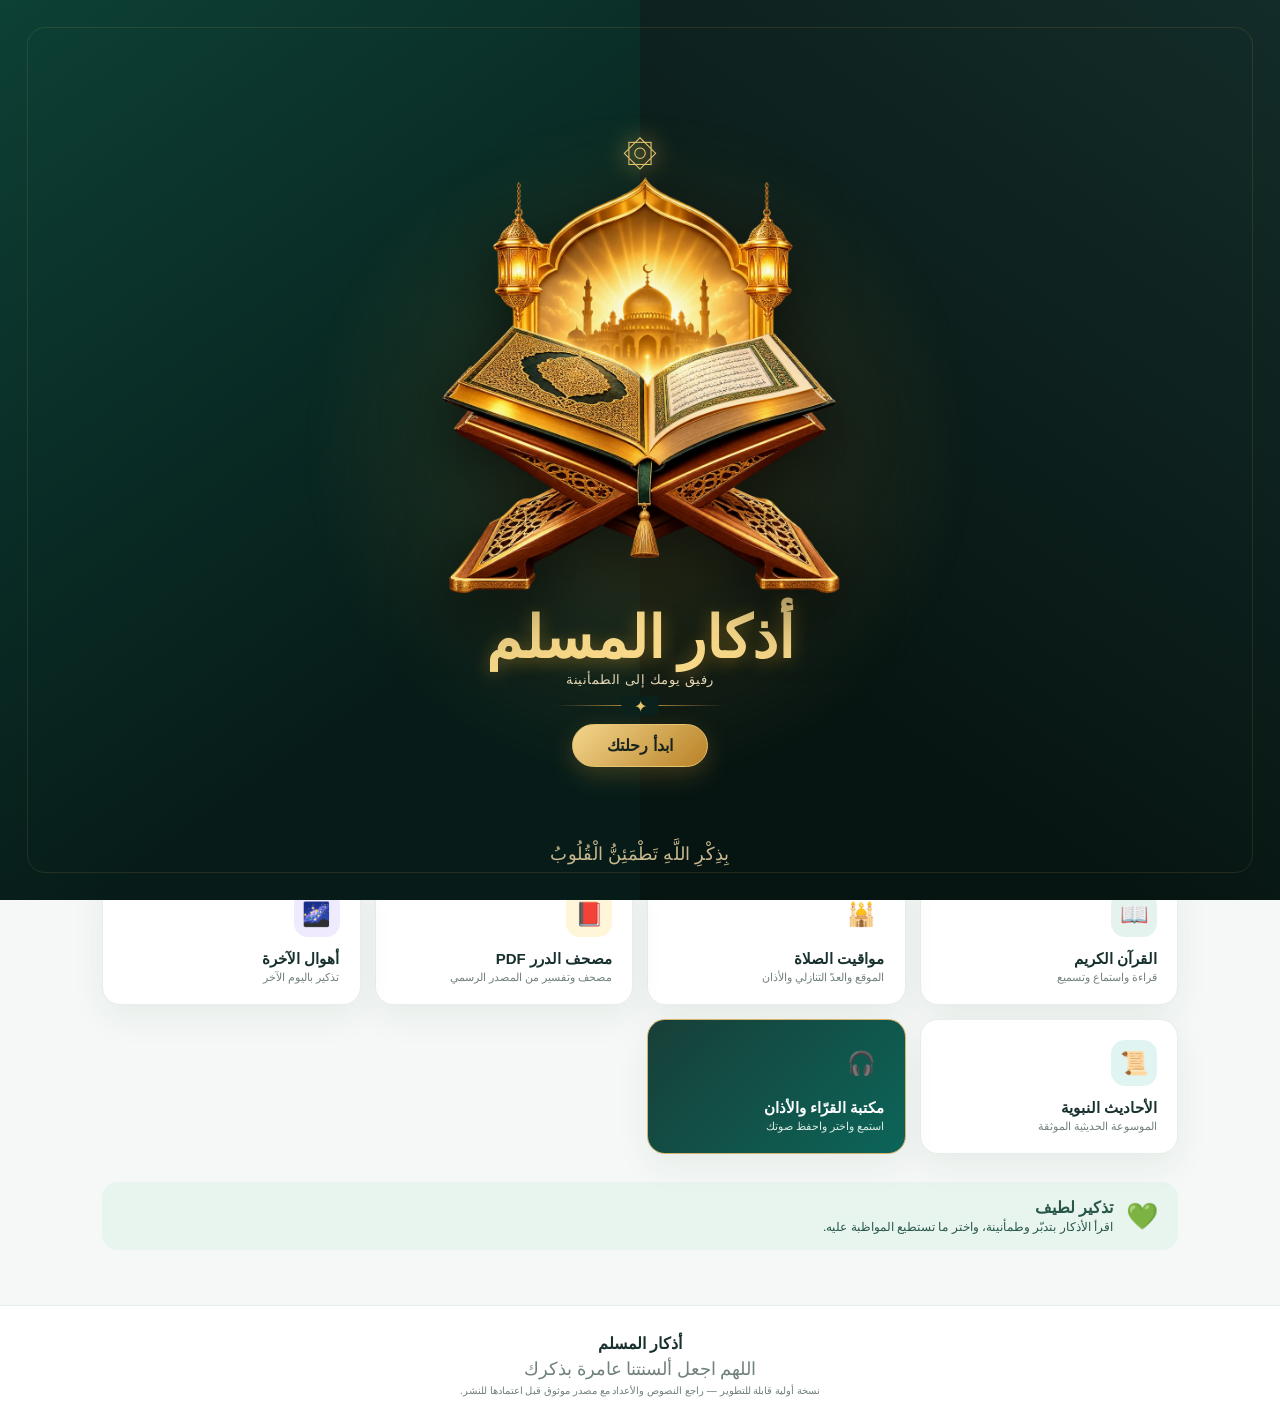
<file: index.html>
<!DOCTYPE html>
<html lang="ar" dir="rtl">
<head>
  <meta charset="UTF-8">
  <meta name="viewport" content="width=device-width, initial-scale=1.0">
  <meta name="theme-color" content="#0f766e">
  <meta name="google" content="notranslate">
  <meta name="description" content="أذكار المسلم - أذكار يومية وورد ومسبحة إلكترونية تعمل دون إنترنت.">
  <title>أذكار المسلم | رفيق يومك</title>
  <link rel="manifest" href="manifest.webmanifest">
  <link rel="icon" href="icon.svg" type="image/svg+xml">
  <link rel="stylesheet" href="style.css">
</head>
<body>

  <div class="splash-screen" id="splashScreen" aria-label="شاشة افتتاح أذكار المسلم">
    <div class="splash-half splash-half-right"></div><div class="splash-half splash-half-left"></div>
    <div class="splash-glow"></div>
    <div class="splash-content">
      <div class="splash-ornament">۞</div>
      <img class="splash-mushaf" src="golden-mushaf.webp" alt="مصحف مزخرف باللون الذهبي على حامل" />
      <div class="splash-title">أذكار المسلم</div>
      <div class="splash-subtitle">رفيق يومك إلى الطمأنينة</div>
      <div class="splash-divider"><span>✦</span></div>
      <button class="splash-enter" id="splashEnter" type="button"
        onclick="(function(){var s=document.getElementById('splashScreen');if(s){s.classList.add('is-leaving');window.setTimeout(function(){s.remove();},260);}document.body.classList.add('journey-started');})()">
        ابدأ رحلتك
      </button>
    </div>
    <div class="splash-footer">بِذِكْرِ اللَّهِ تَطْمَئِنُّ الْقُلُوبُ</div>
  </div>

  <header class="topbar">
    <a class="brand" href="#" aria-label="أذكار المسلم">
      <span class="brand-icon">☪</span>
      <span><b>أذكار المسلم</b><small>رفيق يومك إلى الطمأنينة</small></span>
    </a>
    <div class="top-actions">
      <button id="themeBtn" class="icon-btn" aria-label="تغيير المظهر">☾</button>
      <button id="installBtn" class="install-btn" hidden>تثبيت التطبيق</button>
    </div>
  </header>
<main class="container">
    <section class="hero">
      <div>
        <span class="eyebrow">ابدأ يومك بذكر الله</span>
        <h1>وَاذْكُرُوا اللَّهَ كَثِيرًا</h1>
        <p>مساحة هادئة لأذكارك ووردك اليومي، في أي وقت ومن دون اتصال بالإنترنت.</p>
        <div class="hero-buttons">
          <button class="primary-btn" data-open="morning">ابدأ أذكار الصباح</button>
          <button class="ghost-btn" data-open="evening">أذكار المساء</button>
        </div>
      </div>
      <div class="hero-art" aria-hidden="true"><span>﷽</span><i>✦</i></div>
    </section>

    <section class="daily-strip">
      <div><span class="strip-icon">🌿</span><div><b>وردك اليومي</b><small id="dailyProgress">0 من 5 أذكار مكتملة</small></div></div>
      <div class="progress"><span id="dailyBar"></span></div>
    </section>

    <section class="section-heading">
      <div><span class="eyebrow">اختر ما تريد</span><h2>الأقسام</h2></div>
      <span class="date-label" id="todayDate"></span>
    </section>

    <section class="category-grid" id="categoryGrid">
      <button class="category-card green" data-open="morning"><span>🌅</span><b>أذكار الصباح</b><small>بداية يوم مطمئنة</small></button>
      <button class="category-card purple" data-open="evening"><span>🌙</span><b>أذكار المساء</b><small>اختم يومك بالذكر</small></button>
      <button class="category-card blue" data-open="sleep"><span>🛏️</span><b>أذكار النوم</b><small>قبل أن تنام</small></button>
      <button class="category-card orange" data-open="wake"><span>☀️</span><b>أذكار الاستيقاظ</b><small>عند بدء يومك</small></button>
      <button class="category-card teal" data-open="prayer"><span>🤲</span><b>بعد الصلاة</b><small>أذكار دبر الصلاة</small></button>
      <button class="category-card pink" data-open="daily"><span>📿</span><b>الورد اليومي</b><small>تابع إنجازك</small></button>
      <button class="category-card gold" data-open="tasbeeh"><span>🔘</span><b>المسبحة</b><small>عداد إلكتروني</small></button>
      <button class="category-card slate" data-open="misc"><span>🏡</span><b>أذكار متنوعة</b><small>المنزل والطعام والسفر</small></button>
      <button class="category-card quran-card" data-open="quran"><span>📖</span><b>القرآن الكريم</b><small>قراءة واستماع وتسميع</small></button>
      <button class="category-card prayer-times-card" data-open="prayerTimes"><span>🕌</span><b>مواقيت الصلاة</b><small>الموقع والعدّ التنازلي والأذان</small></button>
      <button class="category-card gold" data-open="dorarQuran"><span>📕</span><b>مصحف الدرر PDF</b><small>مصحف وتفسير من المصدر الرسمي</small></button>
      <button class="category-card purple" data-open="akhirah"><span>🌌</span><b>أهوال الآخرة</b><small>تذكير باليوم الآخر</small></button>
      <button class="category-card teal" data-open="hadith"><span>📜</span><b>الأحاديث النبوية</b><small>الموسوعة الحديثية الموثقة</small></button>
      <button class="category-card audio-library-card" data-open="audioLibrary"><span>🎧</span><b>مكتبة القرّاء والأذان</b><small>استمع واختر واحفظ صوتك</small></button>
    </section>

    <section class="content-panel" id="contentPanel" hidden>
      <div class="panel-head">
        <button class="back-btn" id="backBtn">→ رجوع</button>
        <div><span class="eyebrow">ورد وأذكار</span><h2 id="panelTitle"></h2></div>
        <span class="counter-pill" id="sectionCount"></span>
      </div>
      <div id="dhikrList" class="dhikr-list"></div>
    </section>

    <section class="content-panel tasbeeh-panel" id="tasbeehPanel" hidden>
      <div class="panel-head"><button class="back-btn" id="tasbeehBack">→ رجوع</button><div><span class="eyebrow">مسبحتك الإلكترونية</span><h2>سبّح واذكر الله</h2></div></div>
      <div class="tasbeeh-box">
        <p id="tasbeehText">سُبْحَانَ اللَّهِ</p>
        <div class="tasbeeh-number" id="tasbeehNumber">0</div>
        <button class="tasbeeh-button" id="tasbeehTap">اضغط للتسبيح</button>
        <div class="tasbeeh-controls"><button id="tasbeehReset" class="ghost-btn">إعادة العداد</button><button id="tasbeehNext" class="ghost-btn">الذكر التالي</button></div>
      </div>
    </section>


    <section class="content-panel quran-panel" id="quranPanel" hidden>
      <div class="panel-head">
        <button class="back-btn" id="quranBack">→ رجوع</button>
        <div><span class="eyebrow">كلام الله تعالى</span><h2>القرآن الكريم</h2></div>
        <span class="counter-pill">114 سورة</span>
      </div>
      <div class="quran-tools">
        <label>اختر السورة<select id="surahSelect"><option value="">جارٍ تحميل السور...</option></select></label>
        <label>القارئ<select id="reciterSelect"><option value="">جارٍ تحميل القراء...</option></select></label>
      </div>
      <div class="quran-audio-wrap">
        <div><b id="audioSurahName">اختر سورة للاستماع</b><small id="audioReciterName">اختر القارئ المفضل</small></div>
        <audio id="quranAudio" controls preload="none"></audio>
      </div>
      <div class="quran-reading-head"><h3 id="readingTitle">اختر سورة للقراءة</h3><button id="fontPlus" class="small-tool">تكبير الخط +</button><button id="fontMinus" class="small-tool">تصغير الخط −</button></div>
      <div id="quranStatus" class="quran-status">يتم تحميل فهرس السور من مصدر قرآني.</div>
      <div id="versesBox" class="verses-box" aria-live="polite"></div>
      <div class="tafsir-tools">
        <div><span class="eyebrow">فهم وتدبّر</span><h3>تفسير الآيات</h3><p>اختر تفسيرًا ثم اعرض تفسير السورة المختارة، أو اضغط على آية لعرض تفسيرها.</p></div>
        <label>مصدر التفسير<select id="tafsirSelect"><option value="ar.muyassar">التفسير الميسر</option><option value="ar.jalalayn">تفسير الجلالين</option></select></label>
        <button id="loadTafsir" class="primary-btn">عرض تفسير السورة</button>
      </div>
      <div id="tafsirBox" class="tafsir-box" aria-live="polite">اختر سورة ثم اضغط «عرض تفسير السورة».</div>
      <div class="memorize-box">
        <div><span class="eyebrow">اختبر حفظك</span><h3>اختبار التسميع</h3><p>اختر نوع الاختبار، ثم ابدأ التسميع بالميكروفون.</p></div>
        <div class="test-mode-row"><label>نوع الاختبار<select id="testMode"><option value="normal">اختبار عادي</option><option value="tajweed">اختبار بالتجويد والأحكام (إرشادي)</option></select></label><button id="startMemorize" class="primary-btn">ابدأ الاختبار</button></div>
        <div id="memorizeArea" hidden>
          <div class="memorize-verse" id="memorizePrompt">اضغط على بدء الاختبار</div>
          <div class="memorize-actions"><button id="showHint" class="ghost-btn">إظهار الإجابة</button><button id="listenBtn" class="primary-btn">🎙️ ابدأ التسميع</button><button id="speakAnswer" class="ghost-btn">🔊 اسمع الإجابة</button></div>
          <p id="speechResult" class="speech-result">سيستمع التطبيق إلى قراءتك ويقارن الكلمات بشكل تقريبي.</p>
          <div id="tajweedGuide" class="tajweed-guide" hidden>وضع الأحكام يعرض تذكيرات تعليمية، لكنه لا يستطيع إصدار حكم موثوق على التجويد أو المخارج آليًا.</div>
        </div>
      </div>
      <p class="quran-disclaimer">تظهر البسملة في بداية السور كسطر مستقل غير مرقّم، ولا تظهر في بداية سورة التوبة. وفي سورة الفاتحة حُوفظ على نص الآيات وترقيم مصحف حفص كما هو؛ لأن البسملة معدودة آيةً في الترقيم الشائع لها. النص والتلاوات تُحمّل من خدمات خارجية عند الاتصال بالإنترنت. نتيجة التعرف الصوتي مساعدة أولية فقط، ولا تقيّم التجويد أو مخارج الحروف ولا تُغني عن التسميع على معلّم متقن.</p>
    </section>


    <section class="content-panel prayer-panel" id="prayerPanel" hidden>
      <div class="panel-head"><button class="back-btn" id="prayerBack">→ رجوع</button><div><span class="eyebrow">صلاتك في وقتها</span><h2>مواقيت الصلاة والتنبيهات</h2></div></div>
      <div class="location-tools">
        <button id="useLocation" class="primary-btn">📍 تحديد موقعي تلقائيًا</button>
        <label>أو اختر المحافظة والمدينة<select id="citySelect"><option value="27.1801,31.1837|أسيوط">أسيوط</option><option value="30.0444,31.2357|القاهرة">القاهرة</option><option value="31.2001,29.9187|الإسكندرية">الإسكندرية</option><option value="25.6872,32.6396|الأقصر">الأقصر</option><option value="24.0889,32.8998|أسوان">أسوان</option><option value="30.7865,31.0004|المنوفية">المنوفية</option><option value="30.5877,31.502">الشرقية</option><option value="31.0409,31.3785|الدقهلية">الدقهلية</option><option value="30.5965,32.2715|الإسماعيلية">الإسماعيلية</option><option value="31.2653,32.3019|بورسعيد">بورسعيد</option><option value="29.9668,32.5498|السويس">السويس</option><option value="30.0131,31.2089|الجيزة">الجيزة</option><option value="28.1099,30.7503|المنيا">المنيا</option><option value="26.5591,31.6957|سوهاج">سوهاج</option><option value="26.1551,32.716|قنا">قنا</option><option value="31.4175,31.8144|دمياط">دمياط</option><option value="31.1321,33.8033|شمال سيناء">شمال سيناء</option><option value="30.0131,32.1|جنوب سيناء">جنوب سيناء</option><option value="31.3543,27.2373|مطروح">مطروح</option><option value="29.3084,30.8428|الفيوم">الفيوم</option><option value="30.0131,30.7|البحيرة">البحيرة</option><option value="30.6043,32.2723|القليوبية">القليوبية</option><option value="30.0131,31.2|الغربية">الغربية</option><option value="30.0131,31.2|كفر الشيخ">كفر الشيخ</option></select></label>
      </div>
      <p id="prayerLocationLabel" class="quran-status">الموقع المحدد: أسيوط — طريقة الحساب: الهيئة المصرية العامة للمساحة.</p>
      <div class="next-prayer-box"><small>الصلاة القادمة</small><strong id="nextPrayerName">جارٍ تحديد الصلاة القادمة</strong><div id="prayerCountdown" class="prayer-countdown">--:--:--</div><span id="nextPrayerAt"></span></div>
      <div class="prayer-grid" id="prayerGrid"><div class="prayer-time-card">جارٍ تحميل المواقيت...</div></div>
      <div class="adhan-settings">
        <h3>إعدادات الأذان والتنبيه</h3>
        <label class="check-line"><input type="checkbox" id="adhanEnabled"> تفعيل تنبيهات الصلاة</label>
        <label class="check-line"><input type="checkbox" id="reminderEnabled" checked> تنبيه قبل الأذان بعشر دقائق</label>
        
        <label>القارئ الذي تفضله<select id="adhanVoice"><option>ناصر القطامي</option><option>مشاري العفاسي</option><option>ماهر المعيقلي</option><option>عبدالرحمن السديس</option><option>قارئ آخر</option></select></label>
        <label>ارفع تسجيل الأذان الخاص بالقارئ الذي اخترته<input type="file" id="adhanFile" accept="audio/*"></label>
        <audio id="adhanPreview" controls hidden></audio>
        <div class="adhan-actions"><button id="enableNotifications" class="primary-btn">السماح بإشعارات الجهاز</button><button id="testAdhan" class="ghost-btn">تجربة الصوت</button></div>
        <p class="quran-disclaimer">يمكنك اختيار تسجيل الأذان الذي تفضله من جهازك، مثل تسجيل بصوت ناصر القطامي أو مشاري العفاسي إذا كان متوفرًا لديك. لا نضع تسجيلات منسوبة إلى القراء دون مصدر موثوق. يلزم إبقاء التطبيق مفتوحًا أو مثبتًا مع السماح بالإشعارات؛ وقد يقيّد النظام تشغيل الصوت تلقائيًا في الخلفية.</p>
      </div>
    </section>

    <section class="content-panel audio-library-panel" id="audioLibraryPanel" hidden>
      <div class="panel-head"><button class="back-btn" id="audioLibraryBack">→ رجوع</button><div><span class="eyebrow">مكتبة الصوتيات</span><h2>القرّاء والأذان</h2></div><span class="counter-pill" id="audioReciterCount">قائمة القراء</span></div>
      <div class="audio-feature-banner"><div class="audio-feature-icon">♫</div><div><b>استمع إلى تلاوات القرآن الكريم</b><p>ابحث عن القارئ، اختر المصحف، ثم شغّل السورة أو احفظها للاستماع دون اتصال.</p></div></div>
      <div class="audio-library-tabs"><button class="audio-tab active" data-audio-tab="reciters">القرّاء والتلاوات</button><button class="audio-tab" data-audio-tab="adhan">أصوات الأذان</button></div>
      <div id="recitersAudioView">
        <label class="audio-search">ابحث عن قارئ أو شيخ<input id="reciterSearch" type="search" placeholder="مثال: مشاري العفاسي، الحصري، المنشاوي..."></label>
        <div class="audio-library-layout"><div class="reciter-list-wrap"><div class="audio-list-heading"><b>قائمة القرّاء</b><small id="reciterListHint">تُحمّل القائمة عند الاتصال أول مرة</small></div><div id="reciterCards" class="reciter-cards"><div class="audio-empty">اضغط «تحميل قائمة القرّاء» لعرض القائمة الفعلية.</div></div><button id="loadRecitersBtn" class="primary-btn audio-load-btn">تحميل قائمة القرّاء</button></div>
          <div class="audio-player-card"><div class="audio-player-art">📖</div><span class="eyebrow">مشغل التلاوات</span><h3 id="libraryNowPlaying">لم يتم اختيار قارئ بعد</h3><p id="libraryNowSub">اختر قارئًا من القائمة لعرض المصاحف المتاحة.</p><label>المصحف<select id="libraryMoshafSelect"><option value="">اختر قارئًا أولًا</option></select></label><label>السورة<select id="librarySurahSelect"><option value="1">1. الفاتحة</option></select></label><audio id="libraryAudio" controls preload="none"></audio><div class="audio-player-actions"><button id="playLibraryAudio" class="primary-btn">▶ تشغيل التلاوة</button><button id="saveLibraryAudio" class="ghost-btn">⬇ حفظ السورة</button></div><p id="audioSaveStatus" class="audio-status">التشغيل يحتاج اتصالًا أول مرة. احفظ السورة لتجربتها دون إنترنت لاحقًا.</p></div>
        </div>
      </div>
      <div id="adhanAudioView" hidden>
        <div class="adhan-visual-card"><div class="adhan-moon">☾</div><div><span class="eyebrow">أصوات الأذان</span><h3>اختر الأذان الذي تفضله</h3><p>أضف تسجيلًا صوتيًا من جهازك، وسيحفظه التطبيق محليًا لتشغيله دون إنترنت.</p></div></div>
        <div class="adhan-upload-card"><label class="adhan-upload-zone"> <span>＋</span><b>اختر ملف الأذان من جهازك</b><small>MP3 أو M4A أو WAV</small><input type="file" id="libraryAdhanFile" accept="audio/*"></label><div class="adhan-player-preview"><b id="libraryAdhanName">لم يتم اختيار تسجيل بعد</b><audio id="libraryAdhanAudio" controls></audio><small id="libraryAdhanStatus">بعد اختيار الملف سيُحفظ على هذا الجهاز.</small></div></div>
        <div class="adhan-note">يمكن إضافة تسجيلات متعددة لاحقًا. لا توجد تسجيلات منسوبة إلى مؤذن أو شيخ دون التحقق من مصدرها.</div>
      </div>
    </section>

    <section class="content-panel resource-panel" id="resourcePanel" hidden>
      <div class="panel-head"><button class="back-btn resource-back">→ رجوع</button><div><span class="eyebrow">مصادر موثوقة</span><h2 id="resourceTitle"></h2></div></div>
      <div id="resourceContent" class="resource-content"></div>
    </section>

    <section class="note-card">
      <span>💚</span><div><b>تذكير لطيف</b><p>اقرأ الأذكار بتدبّر وطمأنينة، واختر ما تستطيع المواظبة عليه.</p></div>
    </section>
  </main>

  <footer><b>أذكار المسلم</b><span>اللهم اجعل ألسنتنا عامرة بذكرك</span><small>نسخة أولية قابلة للتطوير — راجع النصوص والأعداد مع مصدر موثوق قبل اعتمادها للنشر.</small></footer>
  <script src="app.js"></script>
</body>
</html>
</file>
<file: style.css>
:root{--bg:#f5f8f6;--surface:#fff;--text:#18312e;--muted:#71817d;--primary:#0f766e;--primary2:#115e59;--line:#e6eeea;--shadow:0 12px 35px #123b3010}
*{box-sizing:border-box}body{margin:0;background:var(--bg);color:var(--text);font-family:'Cairo',sans-serif;transition:.25s}body.dark{--bg:#101b1a;--surface:#192725;--text:#e8f2ef;--muted:#a4b8b1;--line:#2b403b;--shadow:0 12px 35px #0003}
button{font:inherit;cursor:pointer}.topbar{height:78px;padding:0 max(calc((100% - 1120px)/2),22px);display:flex;align-items:center;justify-content:space-between;background:var(--surface);border-bottom:1px solid var(--line)}
.brand{display:flex;align-items:center;gap:12px;color:var(--text);text-decoration:none}.brand-icon{width:45px;height:45px;border-radius:15px;background:#e1f2ec;color:var(--primary);display:grid;place-items:center;font-size:26px}.brand b{display:block;font-size:18px}.brand small{display:block;color:var(--muted);font-size:11px}.top-actions{display:flex;gap:10px}.icon-btn,.install-btn{border:1px solid var(--line);background:var(--surface);color:var(--text);border-radius:12px;padding:9px 13px}.install-btn{background:var(--primary);color:white;border:0}
.container{max-width:1120px;margin:auto;padding:30px 22px 55px}.hero{background:linear-gradient(115deg,#0f766e,#174d47);border-radius:27px;padding:42px 48px;color:white;display:flex;justify-content:space-between;align-items:center;overflow:hidden;position:relative;box-shadow:var(--shadow)}.eyebrow{font-size:12px;color:#73b7a5;font-weight:700}.hero h1{font-family:'Amiri',serif;font-size:43px;margin:8px 0}.hero p{color:#d6ebe5;max-width:530px;margin:0 0 23px}.hero-art{width:190px;height:190px;border:1px solid #ffffff40;border-radius:50%;display:grid;place-items:center;position:relative;background:#ffffff0b}.hero-art span{font-family:'Amiri';font-size:46px}.hero-art i{position:absolute;right:22px;top:22px;font-style:normal;color:#b9e1d5;font-size:25px}.hero-buttons{display:flex;gap:10px;flex-wrap:wrap}.primary-btn,.ghost-btn{border:0;border-radius:12px;padding:11px 19px;font-weight:700}.primary-btn{background:#fff;color:#11685f}.ghost-btn{background:#ffffff1b;color:inherit;border:1px solid #ffffff50}
.daily-strip{background:var(--surface);border:1px solid var(--line);border-radius:18px;padding:16px 20px;margin:22px 0 35px;display:grid;grid-template-columns:1fr minmax(140px,32%);align-items:center;gap:20px}.daily-strip>div:first-child{display:flex;align-items:center;gap:12px}.strip-icon{font-size:25px}.daily-strip b,.daily-strip small{display:block}.daily-strip small{color:var(--muted);font-size:12px}.progress{height:9px;background:var(--line);border-radius:20px;overflow:hidden}.progress span{display:block;height:100%;width:0;background:linear-gradient(90deg,#0f766e,#68b69c);border-radius:20px;transition:.3s}
.section-heading{display:flex;justify-content:space-between;align-items:end;margin:0 0 17px}.section-heading h2,.panel-head h2{margin:2px 0 0;font-size:25px}.date-label{font-size:12px;color:var(--muted)}.category-grid{display:grid;grid-template-columns:repeat(4,1fr);gap:14px}.category-card{background:var(--surface);border:1px solid var(--line);border-radius:18px;padding:20px;text-align:right;color:var(--text);box-shadow:var(--shadow);transition:.2s}.category-card:hover{transform:translateY(-3px);border-color:#9acabe}.category-card span{display:grid;place-items:center;width:46px;height:46px;border-radius:14px;font-size:23px;margin-bottom:13px}.category-card b,.category-card small{display:block}.category-card b{font-size:15px}.category-card small{color:var(--muted);font-size:11px;margin-top:3px}.green span{background:#e4f5eb}.purple span{background:#f0eaff}.blue span{background:#e7f2ff}.orange span{background:#fff0df}.teal span{background:#e0f5f2}.pink span{background:#ffeaf0}.gold span{background:#fff5d9}.slate span{background:#eaf0f4}
.content-panel{margin-top:28px;background:var(--surface);border:1px solid var(--line);border-radius:22px;padding:24px;box-shadow:var(--shadow)}.panel-head{display:flex;align-items:center;gap:18px;border-bottom:1px solid var(--line);padding-bottom:17px;margin-bottom:18px}.panel-head>div{flex:1}.back-btn{border:1px solid var(--line);background:transparent;color:var(--text);border-radius:10px;padding:8px 12px}.counter-pill{background:#e5f3ef;color:#0f766e;padding:6px 12px;border-radius:30px;font-size:12px}.dhikr-list{display:grid;gap:13px}.dhikr-card{border:1px solid var(--line);border-radius:16px;padding:19px}.dhikr-text{font-family:'Amiri',serif;font-size:25px;line-height:1.9;margin:0 0 12px}.dhikr-bottom{display:flex;justify-content:space-between;align-items:center;gap:12px;flex-wrap:wrap}.dhikr-note{font-size:11px;color:var(--muted)}.dhikr-actions{display:flex;align-items:center;gap:9px}.repeat-count{font-size:12px;color:var(--muted)}.complete-btn{background:#e4f3ed;color:#0f766e;border:0;border-radius:10px;padding:8px 13px;font-weight:700}.complete-btn.done{background:#0f766e;color:white}
.tasbeeh-box{text-align:center;padding:35px 10px}.tasbeeh-box p{font-family:'Amiri';font-size:29px}.tasbeeh-number{font-size:64px;font-weight:800;color:var(--primary);margin:15px}.tasbeeh-button{width:180px;height:180px;border-radius:50%;border:10px solid #d7eee7;background:var(--primary);color:white;font-size:21px;font-weight:800;box-shadow:0 10px 25px #0f766e30}.tasbeeh-button:active{transform:scale(.97)}.tasbeeh-controls{display:flex;justify-content:center;gap:10px;margin-top:25px}.tasbeeh-controls .ghost-btn{background:var(--surface);color:var(--text);border:1px solid var(--line)}
.note-card{display:flex;gap:13px;align-items:center;background:#e8f5ee;color:#28574a;border-radius:16px;padding:16px 20px;margin-top:28px}.note-card>span{font-size:26px}.note-card p{margin:3px 0 0;font-size:12px}footer{text-align:center;padding:28px 20px;color:var(--muted);border-top:1px solid var(--line);background:var(--surface)}footer b,footer span,footer small{display:block}footer b{color:var(--text)}footer span{font-family:'Amiri';font-size:18px;margin:5px}footer small{font-size:10px}
@media(max-width:800px){.category-grid{grid-template-columns:repeat(2,1fr)}.hero{padding:30px 25px}.hero-art{width:125px;height:125px}.hero-art span{font-size:32px}.hero h1{font-size:34px}}
@media(max-width:520px){.topbar{height:68px;padding:0 15px}.container{padding:18px 14px 38px}.hero{padding:25px 20px;border-radius:20px}.hero-art{display:none}.hero h1{font-size:31px}.hero p{font-size:13px}.daily-strip{grid-template-columns:1fr;gap:12px}.category-grid{gap:10px}.category-card{padding:15px}.category-card b{font-size:13px}.content-panel{padding:16px}.dhikr-text{font-size:22px}.panel-head{gap:10px}.section-heading h2{font-size:22px}}

.quran-card span{background:#e5f3ef}.quran-tools{display:grid;grid-template-columns:1fr 1fr;gap:13px;margin-bottom:16px}.quran-tools label{font-size:12px;color:var(--muted);font-weight:700}.quran-tools select{display:block;width:100%;margin-top:7px;padding:12px;border:1px solid var(--line);border-radius:11px;background:var(--bg);color:var(--text);font:inherit}
.quran-audio-wrap{display:flex;align-items:center;justify-content:space-between;gap:15px;padding:15px;background:#e8f5ef;border-radius:15px;color:#174d43;margin:15px 0}.quran-audio-wrap b,.quran-audio-wrap small{display:block}.quran-audio-wrap small{font-size:11px;margin-top:4px}.quran-audio-wrap audio{width:min(480px,60%);height:38px}.quran-reading-head{display:flex;align-items:center;gap:8px;flex-wrap:wrap;margin-top:24px}.quran-reading-head h3{margin-left:auto}.small-tool{border:1px solid var(--line);background:var(--surface);color:var(--text);padding:7px 10px;border-radius:9px}.quran-status{font-size:12px;color:var(--muted);padding:10px 0}.verses-box{background:var(--surface);border:1px solid var(--line);border-radius:15px;padding:20px;line-height:2.5;text-align:justify}.quran-verse{display:inline;font-family:'Amiri',serif;font-size:29px;line-height:2.3;cursor:pointer}.ayah-number{display:inline-grid;place-items:center;border:1px solid #9bc8b8;color:var(--primary);border-radius:50%;width:30px;height:30px;font:13px 'Cairo';margin:0 5px}.memorize-box{margin-top:23px;padding:20px;border:1px solid var(--line);border-radius:16px;background:var(--bg)}.memorize-box h3{margin:4px 0}.memorize-box p{font-size:12px;color:var(--muted)}.memorize-verse{font-family:'Amiri';font-size:25px;line-height:2;text-align:center;padding:18px}.memorize-actions{display:flex;gap:9px;justify-content:center;flex-wrap:wrap}.memorize-actions .ghost-btn{color:var(--text);background:var(--surface);border:1px solid var(--line)}.speech-result{text-align:center;min-height:24px}.quran-disclaimer{font-size:10px;color:var(--muted);line-height:1.8;margin-top:15px}.quran-panel[hidden]{display:none}
@media(max-width:650px){.quran-tools{grid-template-columns:1fr}.quran-audio-wrap{align-items:stretch;flex-direction:column}.quran-audio-wrap audio{width:100%}.quran-reading-head h3{width:100%}.verses-box{padding:12px}.quran-verse{font-size:25px}}
.error-word{color:#b42318}.prayer-time-card:first-child{border-color:#9acabe}


/* شاشة افتتاح المصحف الذهبي */
.splash-screen{position:fixed;inset:0;z-index:99999;display:grid;place-items:center;overflow:hidden;background:#071c19;color:#fff;transition:opacity .8s ease,visibility .8s ease}
.splash-screen.is-leaving{opacity:0;visibility:hidden;pointer-events:none}
.splash-half{position:absolute;inset:0 50% 0 0;background:linear-gradient(145deg,#0d4036,#071c19 72%);}
.splash-half-left{inset:0 0 0 50%;background:linear-gradient(215deg,#132c29,#071512 75%)}
.splash-screen:before,.splash-screen:after{content:"";position:absolute;inset:18px;border:1px solid #d9ad4c55;border-radius:24px;pointer-events:none}
.splash-screen:after{inset:27px;border-color:#d9ad4c22;border-radius:18px}
.splash-glow{position:absolute;width:min(80vw,680px);height:min(80vw,680px);border-radius:50%;background:radial-gradient(circle,#f5bd4b38 0%,#d89b2a17 36%,transparent 70%);filter:blur(8px);animation:splashPulse 3.5s ease-in-out infinite}
.splash-content{position:relative;z-index:2;display:flex;flex-direction:column;align-items:center;text-align:center;padding:22px;animation:splashRise 1.1s ease both}
.splash-ornament{font-size:35px;color:#eac66f;text-shadow:0 0 22px #f5c45a;margin-bottom:-8px}
.splash-mushaf{width:min(72vw,440px);max-height:49vh;object-fit:contain;filter:drop-shadow(0 18px 32px #0009);animation:mushafFloat 4s ease-in-out infinite}
.splash-title{font-family:'Amiri',serif;font-size:clamp(36px,7vw,58px);font-weight:700;color:#f7d889;text-shadow:0 3px 18px #e9a72c66;margin-top:-3px}
.splash-subtitle{font-size:13px;color:#e8d9b4;letter-spacing:.5px}
.splash-divider{width:170px;height:1px;background:linear-gradient(90deg,transparent,#c99a45,transparent);margin:18px 0;position:relative}
.splash-divider span{position:absolute;top:50%;left:50%;transform:translate(-50%,-50%);background:#0b211c;padding:0 12px;color:#e9c56e}
.splash-enter{border:1px solid #e7c36d;background:linear-gradient(135deg,#f3d58c,#b98227);color:#18251d;padding:11px 34px;border-radius:999px;font-family:'Cairo',sans-serif;font-weight:800;box-shadow:0 8px 25px #d59b3440;transition:transform .2s,box-shadow .2s}
.splash-enter:hover{transform:translateY(-2px);box-shadow:0 12px 30px #d59b3466}
.splash-footer{position:absolute;bottom:35px;z-index:2;color:#c9b98e;font-family:'Amiri',serif;font-size:18px;letter-spacing:.3px}
@keyframes splashPulse{50%{transform:scale(1.08);opacity:.72}}@keyframes splashRise{from{opacity:0;transform:translateY(24px)}to{opacity:1;transform:translateY(0)}}@keyframes mushafFloat{50%{transform:translateY(-8px)}}
@media(max-height:650px){.splash-mushaf{max-height:40vh;width:min(60vw,330px)}.splash-ornament{font-size:25px}.splash-title{font-size:36px}.splash-footer{bottom:18px}}

/* إضافات المحتوى والمواقيت */
.next-prayer-box{margin:14px 0 18px;padding:22px;border-radius:18px;text-align:center;background:linear-gradient(135deg,#0d665c,#123d37);color:#fff}.next-prayer-box small,.next-prayer-box strong,.next-prayer-box span{display:block}.next-prayer-box strong{font-size:20px;margin:5px}.prayer-countdown{font-size:clamp(32px,7vw,48px);font-weight:800;letter-spacing:2px;color:#f4d88d;direction:ltr}.next-prayer-box span{font-size:12px;color:#d6e9e3}.prayer-grid{display:grid;grid-template-columns:repeat(5,1fr);gap:10px}.prayer-time-card{padding:14px 8px;border:1px solid var(--line);border-radius:13px;text-align:center;background:var(--surface)}.prayer-time-card b,.prayer-time-card strong{display:block}.prayer-time-card strong{font-size:19px;color:var(--primary);margin-top:4px}.adhan-settings{margin-top:18px;padding:18px;border:1px solid var(--line);border-radius:16px}.adhan-settings label{display:block;margin:10px 0;color:var(--muted);font-size:13px}.adhan-settings select{display:block;width:100%;margin-top:7px;padding:11px;border:1px solid var(--line);border-radius:10px;background:var(--bg);color:var(--text);font:inherit}.check-line{display:flex!important;align-items:center;gap:9px}.adhan-actions{display:flex;gap:10px;flex-wrap:wrap}.adhan-actions .ghost-btn{background:var(--surface);color:var(--text);border:1px solid var(--line)}.resource-content{line-height:2}.resource-content .resource-card{padding:18px;border:1px solid var(--line);border-radius:15px;margin:12px 0;background:var(--bg)}.resource-content a{display:inline-block;margin:6px;padding:10px 15px;border-radius:10px;background:var(--primary);color:#fff;text-decoration:none;font-weight:700}.resource-content .muted-note{font-size:12px;color:var(--muted)}
@media(max-width:650px){.prayer-grid{grid-template-columns:repeat(2,1fr)}.prayer-time-card:last-child{grid-column:span 2}}

/* المكتبة العلمية والتفسير */
.resource-content{display:grid;gap:14px}.resource-intro{color:var(--muted);line-height:1.9;background:var(--bg);border:1px solid var(--line);border-radius:14px;padding:14px}.resource-card{position:relative;background:var(--surface);border:1px solid var(--line);border-radius:16px;padding:19px;line-height:1.9;box-shadow:var(--shadow)}.resource-card h3{margin:4px 0 9px;color:var(--primary)}.resource-card p{margin:8px 0;color:var(--text)}.resource-card small,.muted-note{color:var(--muted);font-size:11px;line-height:1.8}.resource-card .primary-btn{background:var(--primary);color:#fff;margin-top:8px}.topic-grid{display:grid;grid-template-columns:repeat(2,minmax(0,1fr));gap:12px}.topic-number{display:inline-grid;place-items:center;width:34px;height:34px;border-radius:50%;background:#fff4d8;color:#9a6a14;font-weight:800}.hadith-search{display:block;font-size:13px;color:var(--muted);font-weight:700}.hadith-search input{display:block;width:100%;margin-top:7px;padding:12px 14px;border:1px solid var(--line);border-radius:11px;background:var(--bg);color:var(--text);font:inherit}.hadith-filters{display:flex;gap:8px;flex-wrap:wrap}.filter-chip{border:1px solid var(--line);background:var(--surface);color:var(--text);border-radius:25px;padding:7px 13px;font:inherit;font-size:12px}.filter-chip.active{background:var(--primary);border-color:var(--primary);color:white}.hadith-list{display:grid;gap:12px}.hadith-category{display:inline-block;background:#e6f3ed;color:#176b5b;border-radius:20px;padding:3px 10px;font-size:11px}.hadith-text{font-family:'Amiri',serif;font-size:25px;line-height:2.1;color:var(--primary)!important}.hadith-meta{display:flex;gap:18px;flex-wrap:wrap;font-size:12px;color:var(--muted)}.hadith-source{font-size:12px;border-top:1px solid var(--line);padding-top:10px}.tafsir-tools{display:flex;align-items:end;gap:12px;flex-wrap:wrap;margin-top:18px;padding:16px;border:1px solid var(--line);border-radius:15px;background:var(--bg)}.tafsir-tools>div{flex:1;min-width:210px}.tafsir-tools h3{margin:3px 0}.tafsir-tools p{margin:0;color:var(--muted);font-size:11px}.tafsir-tools label{font-size:12px;color:var(--muted)}.tafsir-tools select{display:block;margin-top:6px;padding:10px;border:1px solid var(--line);border-radius:10px;background:var(--surface);color:var(--text);font:inherit}.tafsir-tools .primary-btn{background:var(--primary);color:#fff}.tafsir-box{display:grid;gap:10px;margin-top:12px}.tafsir-item{background:var(--bg);border:1px solid var(--line);border-radius:13px;padding:14px;line-height:1.9}.tafsir-item p{margin:7px 0}.tafsir-item small{color:var(--muted)}
@media(max-width:650px){.topic-grid{grid-template-columns:1fr}.tafsir-tools{align-items:stretch}.tafsir-tools label,.tafsir-tools select,.tafsir-tools .primary-btn{width:100%}.hadith-text{font-size:22px}}

/* البسملة في صدر السورة: سطر مستقل غير مرقّم */
.basmala-header{
  direction:rtl;text-align:center;
  font-family:"Amiri","Noto Naskh Arabic",serif;
  font-size:clamp(25px,4vw,36px);line-height:1.9;
  color:var(--gold-dark,#9a742f);
  padding:12px 10px 18px;margin:4px auto 12px;
  border-bottom:1px solid rgba(176,139,75,.25);max-width:760px;
}

/* مكتبة القراء والأذان: واجهة تفاعلية فعلية */
.audio-library-card{background:linear-gradient(135deg,#173f38,#0c6559)!important;color:#fff!important;border:1px solid #d4b36a!important}.audio-library-card small{color:#dcece5!important}.audio-library-panel[hidden]{display:none}.audio-feature-banner{display:flex;align-items:center;gap:17px;padding:20px;border-radius:18px;background:linear-gradient(120deg,#0c5e52,#143d37);color:#fff}.audio-feature-icon{width:58px;height:58px;display:grid;place-items:center;border-radius:17px;background:#ffffff20;font-size:30px}.audio-feature-banner b{font-size:18px}.audio-feature-banner p{margin:5px 0 0;color:#d5e8df;font-size:12px}.audio-library-tabs{display:flex;gap:9px;margin:18px 0}.audio-tab{border:1px solid var(--line);border-radius:999px;padding:10px 18px;background:var(--surface);color:var(--text);font:inherit}.audio-tab.active{background:var(--primary);border-color:var(--primary);color:white}.audio-search{display:block;color:var(--muted);font-size:13px;font-weight:700;margin:12px 0}.audio-search input{display:block;width:100%;padding:13px 15px;margin-top:7px;border:1px solid var(--line);border-radius:12px;background:var(--bg);color:var(--text);font:inherit}.audio-library-layout{display:grid;grid-template-columns:minmax(0,1.25fr) minmax(270px,.75fr);gap:15px}.reciter-list-wrap,.audio-player-card,.adhan-upload-card{border:1px solid var(--line);border-radius:17px;padding:16px;background:var(--surface)}.audio-list-heading{display:flex;justify-content:space-between;gap:8px;align-items:center;margin-bottom:12px}.audio-list-heading small,.audio-status{font-size:11px;color:var(--muted)}.reciter-cards{display:grid;grid-template-columns:repeat(2,minmax(0,1fr));gap:9px;max-height:420px;overflow:auto}.reciter-card{display:flex;align-items:center;gap:10px;text-align:right;border:1px solid var(--line);border-radius:13px;padding:11px;background:var(--bg);color:var(--text);font:inherit;cursor:pointer}.reciter-card.active{border-color:var(--primary);background:#e7f3ed;color:#14564b}.reciter-avatar{width:38px;height:38px;flex:none;border-radius:12px;background:#e4eee8;color:#176456;display:grid;place-items:center;font-size:19px}.reciter-card b,.reciter-card small{display:block}.reciter-card b{font-size:12px}.reciter-card small{font-size:10px;color:var(--muted);margin-top:3px}.audio-empty{grid-column:1/-1;text-align:center;padding:25px 12px;border:1px dashed var(--line);border-radius:12px;color:var(--muted);font-size:12px}.audio-load-btn{width:100%;margin-top:12px}.audio-player-card{text-align:center;background:linear-gradient(180deg,#f4f7f2,var(--surface))}.audio-player-art{width:82px;height:82px;margin:0 auto 13px;display:grid;place-items:center;border-radius:24px;background:linear-gradient(145deg,#174d42,#c39b4d);color:white;font-size:36px;box-shadow:0 9px 25px #174d4228}.audio-player-card h3{margin:8px 0 4px;font-size:17px}.audio-player-card p{font-size:11px;color:var(--muted)}.audio-player-card label{display:block;text-align:right;margin:12px 0;color:var(--muted);font-size:12px}.audio-player-card select{display:block;width:100%;padding:10px;margin-top:5px;border:1px solid var(--line);border-radius:10px;background:var(--bg);color:var(--text);font:inherit}.audio-player-card audio,.adhan-player-preview audio{width:100%;margin-top:12px}.audio-player-actions{display:flex;gap:8px;margin-top:10px}.audio-player-actions>*{flex:1}.audio-player-actions .ghost-btn{border:1px solid var(--line);background:var(--bg);color:var(--text)}.adhan-visual-card{display:flex;align-items:center;gap:17px;padding:22px;border-radius:17px;background:linear-gradient(125deg,#183f38,#0c6559);color:white}.adhan-moon{width:65px;height:65px;display:grid;place-items:center;border-radius:50%;background:#ffffff20;font-size:36px;color:#f3d88e}.adhan-visual-card h3{margin:4px 0}.adhan-visual-card p{margin:0;color:#d5e8df;font-size:12px}.adhan-upload-card{display:grid;grid-template-columns:1fr 1fr;gap:15px;margin-top:15px}.adhan-upload-zone{min-height:160px;display:flex;flex-direction:column;align-items:center;justify-content:center;gap:7px;border:2px dashed #9bbdb1;border-radius:14px;background:var(--bg);cursor:pointer;text-align:center}.adhan-upload-zone span{font-size:30px;color:var(--primary)}.adhan-upload-zone b{font-size:13px}.adhan-upload-zone small{font-size:10px;color:var(--muted)}.adhan-upload-zone input{max-width:90%;font-size:10px}.adhan-player-preview{display:flex;flex-direction:column;justify-content:center;min-width:0}.adhan-player-preview small,.adhan-note{font-size:11px;color:var(--muted)}.adhan-note{margin-top:13px;padding:13px;border-radius:12px;background:var(--bg)}@media(max-width:700px){.audio-library-layout{grid-template-columns:1fr}.reciter-cards{grid-template-columns:1fr}.adhan-upload-card{grid-template-columns:1fr}.audio-player-actions{flex-direction:column}.audio-feature-banner{align-items:flex-start}}
</file>
